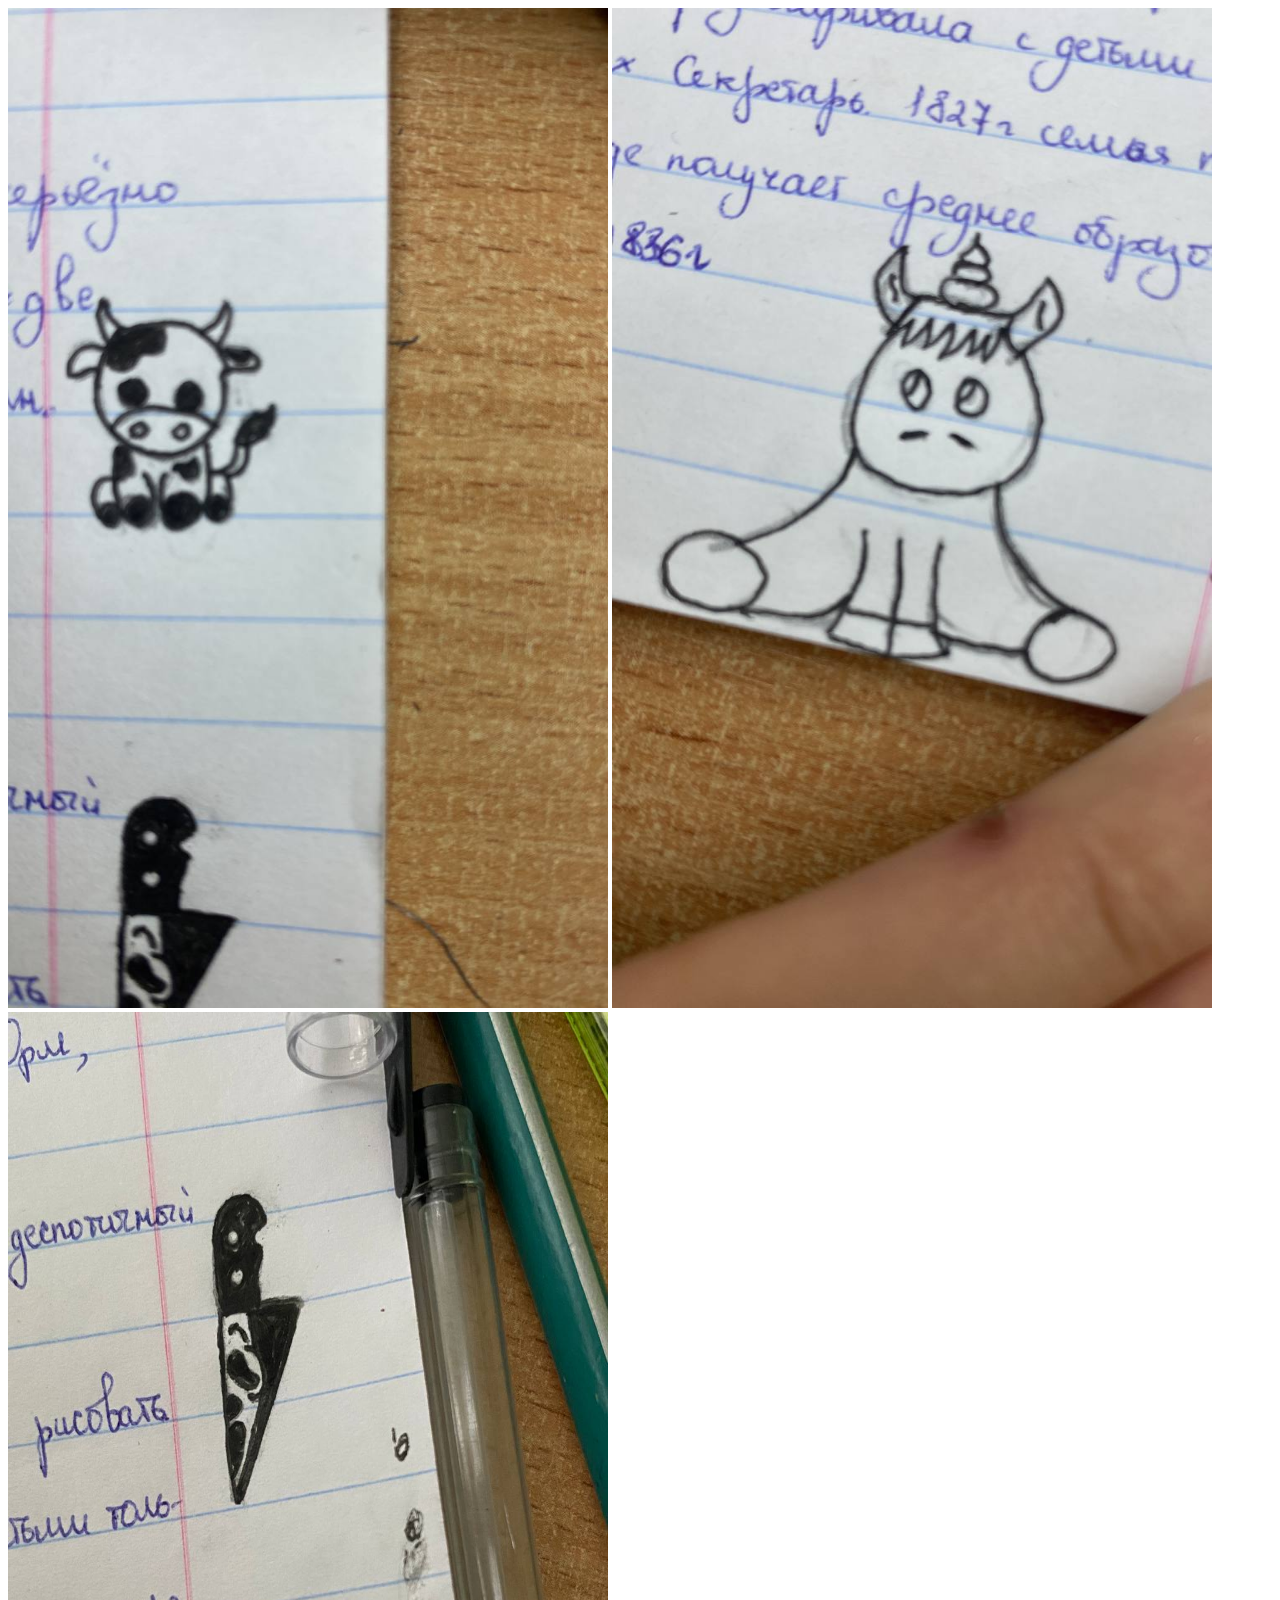
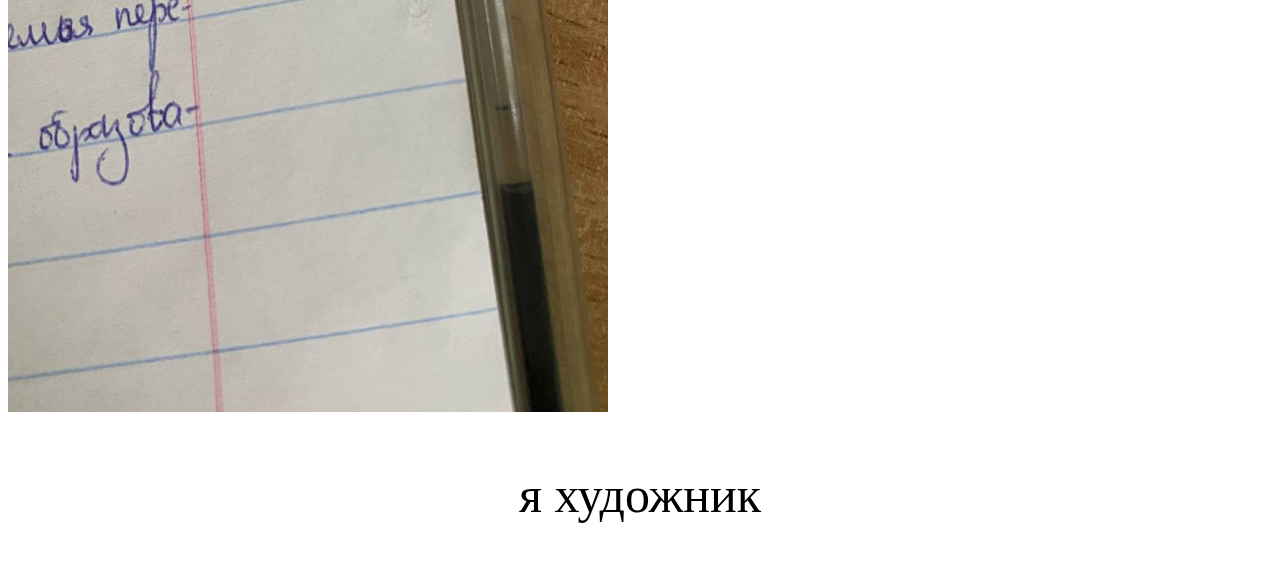
<file: Index.html>
<!DOCTYPE html>
<html lang="en">
<head>
    <meta charset="UTF-8">
    <meta name="viewport" content="width=device-width, initial-scale=1.0">
    <title>Вика художник</title>
</head>
<body>
    <img src="logo/photo_1.jpg" alt="">
    <img src="logo/photo_2.jpg" alt="">
    <img src="logo/photo_3.jpg" alt="">
    <p>я художник</p> 
</body>
<style>
    p{
        text-align: center;
        font-size: 50px;
    }
    img{
        width: 600px;
        height: 1000px;
    }
</style>

</html>
</file>
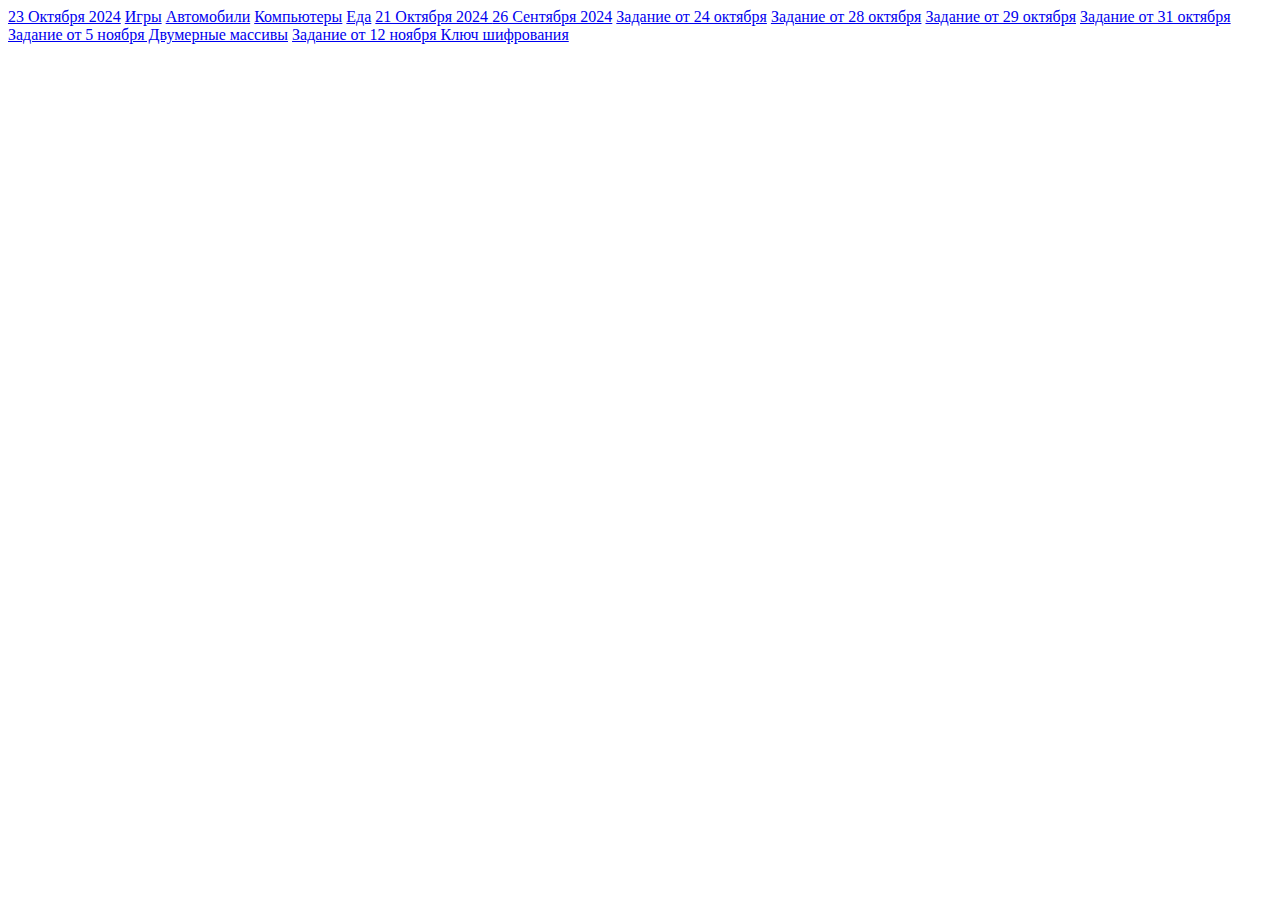
<file: index.html>
<!DOCTYPE html>
<html lang="en">
<head>
    <meta charset="UTF-8">
    <meta name="viewport" content="width=device-width, initial-scale=1.0">
    <title>Портфолио</title>
</head>
<body>
    <a href="23oct24.html">23 Октября 2024</a>
    <a href="index1.html">Игры</a>
    <a href="index2.html">Автомобили</a>
    <a href="index3.html">Компьютеры</a>
    <a href="index4.html">Еда</a>
    <a href='21oct24.html'> 21 Октября 2024 </a>
    <a href="26sent24.html">26 Сентября 2024</a>
    <a href="24oct24.html">Задание от 24 октября</a>
    <a href="28.oct24.html">Задание от 28 октября</a>
    <a href="29oct24.html">Задание от 29 октября</a>
    <a href="31oct24.html">Задание от 31 октября</a>
    <a href="05nov24.html">Задание от 5 ноября Двумерные массивы</a>
    <a href="12nov24.html">Задание от 12 ноября Ключ шифрования</a>
</body>
</html>
</file>
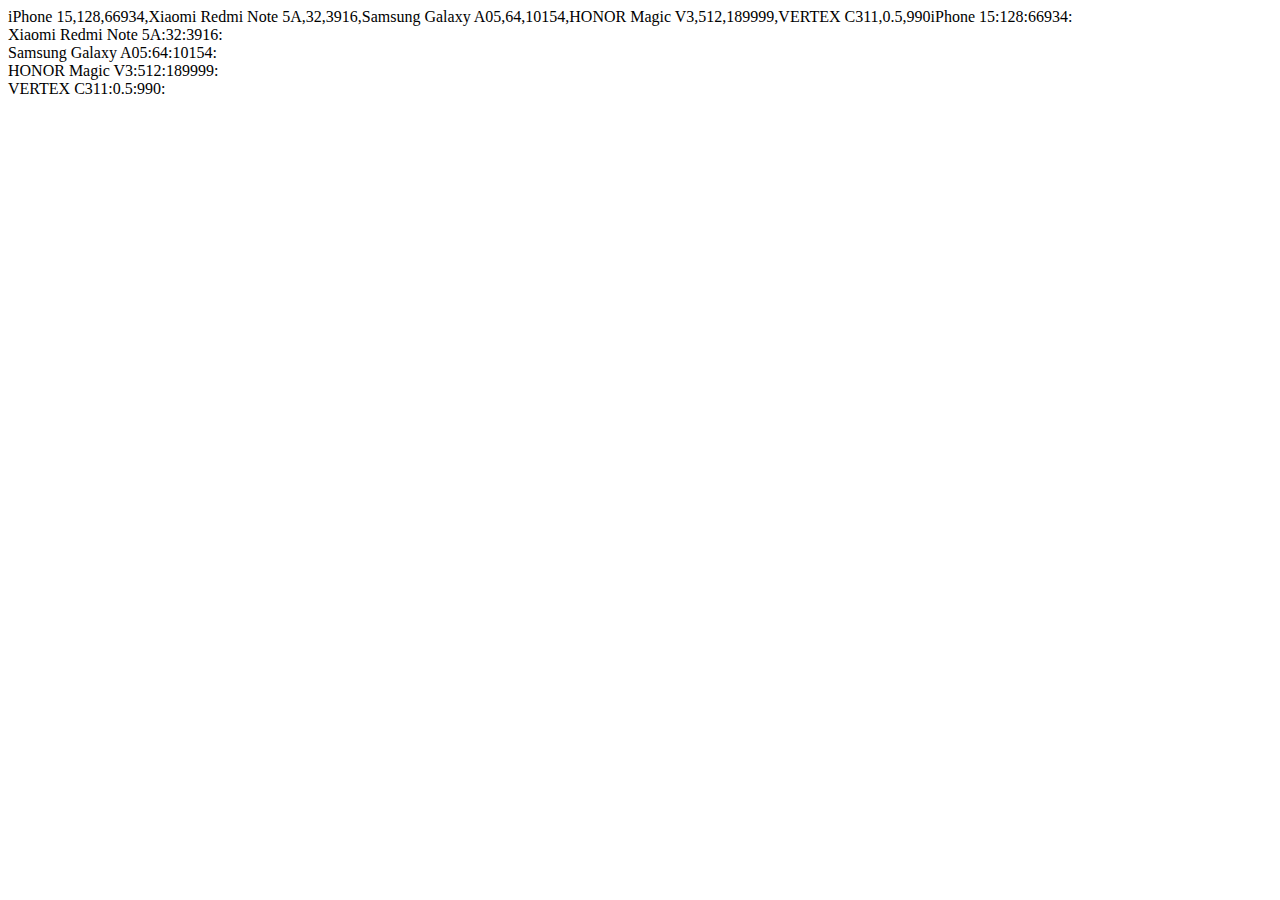
<file: 05nov24.html>
<!DOCTYPE html>
<html lang="en">
<head>
    <meta charset="UTF-8">
    <meta name="viewport" content="width=device-width, initial-scale=1.0">
    <title>Document</title>
</head>
<body>   
</body>
<script>
    let phone = [['iPhone 15', 128, 66934],
                 ['Xiaomi Redmi Note 5A', 32, 3916],
                 ['Samsung Galaxy A05', 64, 10154],
                 ['HONOR Magic V3', 512, 189999],
                 ['VERTEX C311', 0.5, 990]];
    console.log(phone[2][0]);
    console.log(phone[0][2]);
    console.log(phone[1][1]);

 document.write(phone);     // печать всего массива целиком 
    for(let i=0; i<5; i++){    // печать каждого элемента по очереди
         for(let k=0; k<3; k++){
             document.write(phone[i][k] + ':');
            }
    document.write('<br>');
    }
</script>
</html>
</file>
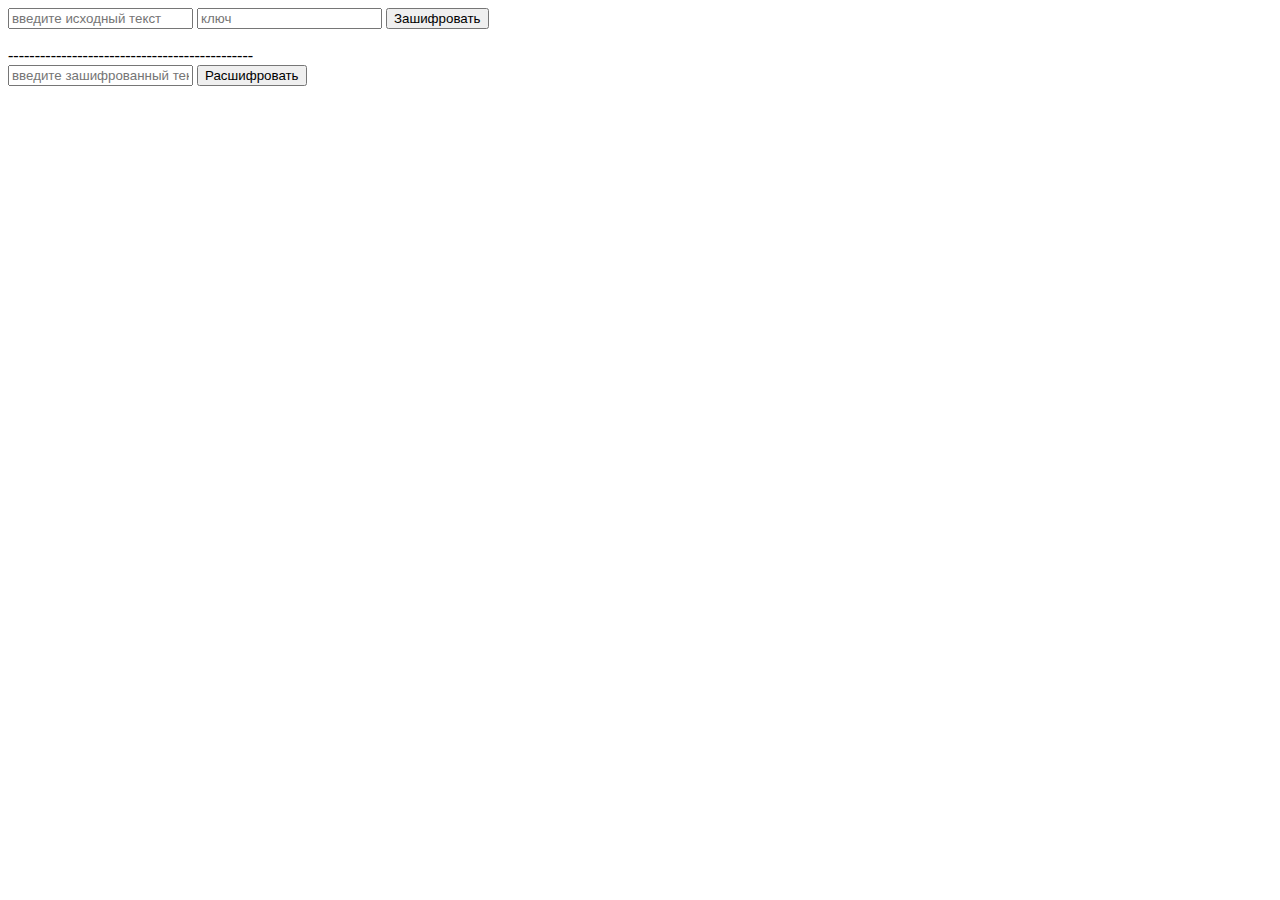
<file: 12nov24.html>
<!DOCTYPE html>
<html lang="ru">
<head>
    <meta charset="UTF-8">
    <meta name="viewport" content="width=device-width, initial-scale=1.0">
    <title>Document</title>
</head>
<body>
    
    <input type="text" id="t0" placeholder="введите исходный текст">
    <input type="text" id="key" placeholder="ключ">
    <button onclick="encrypt()">Зашифровать</button>
    <div id="encrypted"></div>

<script>
    let text0 = document.getElementById('t0');
    let key = document.getElementById('key');
    let encr = document.getElementById('encrypted');

    function encrypt(){           
        let t = text0.value;
        let len = t.length;

        for (let i=0; i < len; i++){
            let uniCode = t.charCodeAt(i);
            encr.innerText += uniCode + '.';
        }
    }
</script>

    <br>----------------------------------------------<br>
    <input type="text" id="t1" placeholder="введите зашифрованный текст">
    <button onclick="decrypt()">Расшифровать</button>
    <div id="deCrypted"></div>

<script>

    let text1 = document.getElementById('t1');
    let decr = document.getElementById('deCrypted');

    function decrypt(){
        let t = text1.value;
        let len = t.length;
            for (let i=0; i < len; i++){
                let uniCode = t.charCodeAt(i);
                decr.innerText += String.fromCharCode (uniCode - parseInt(key.value));
            }
    }
</script>
</body>
</html>
</file>
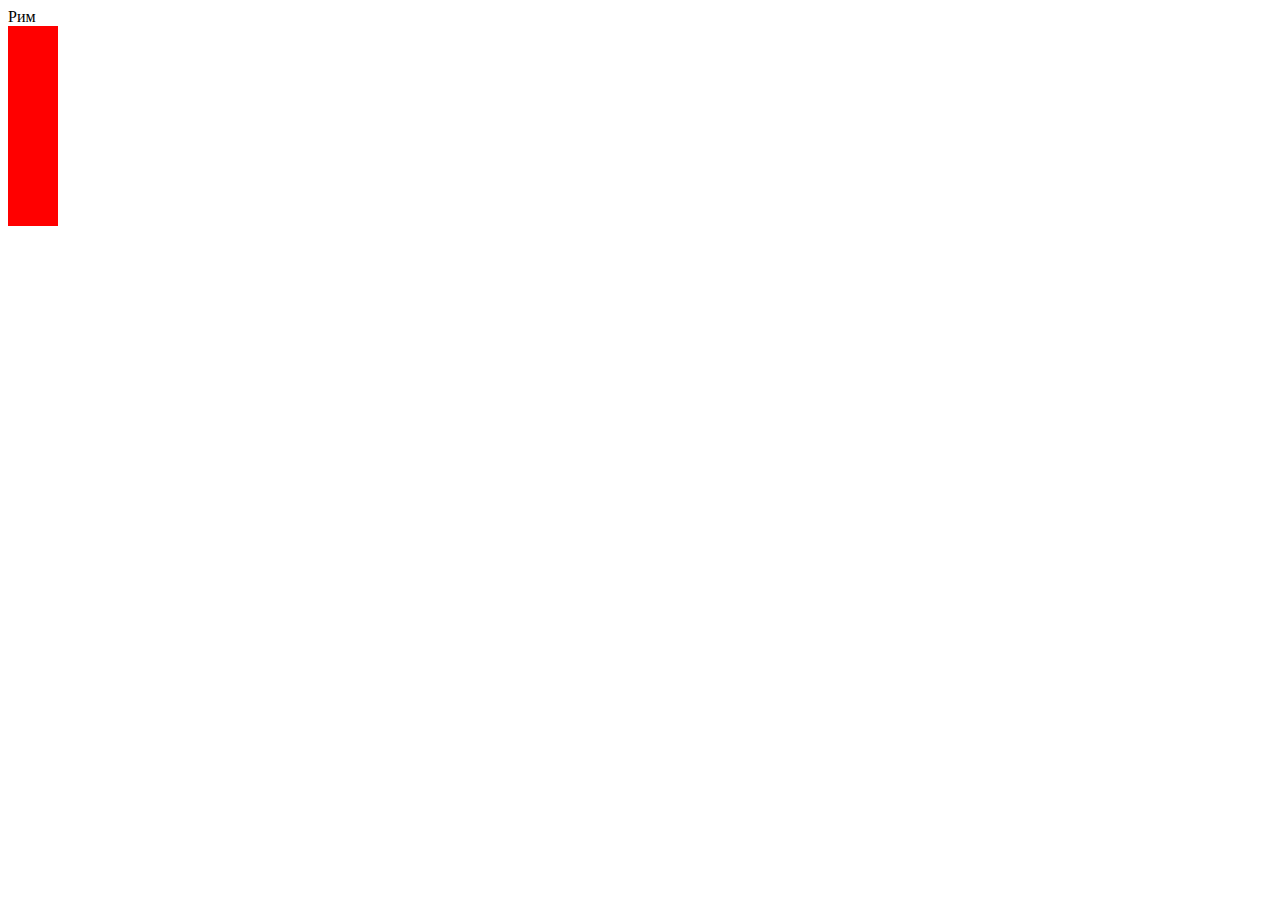
<file: 21oct24.html>
<!DOCTYPE html>
<html lang="en">
<head>
    <meta charset="UTF-8">
    <meta name="viewport" content="width=device-width, initial-scale=1.0">
    <title>Document</title>
</head>
<body>
    <div id="diagram"></div>
    <script>
        let elem=document.createElement('div');
        elem.style.width='50px'
        elem.style.height='200px'
        elem.style.backgroundColor='red'
        document.body.append(elem)
        let names=['Москва','Рим','Париж'];
        let population=[80000000,500000,700000];
        let diagram=document.getElementById('diagram')
        let elem2=document.createElement('div')
        elem2.innerText=names[1];
        diagram.append(elem2);
    </script>
</body>
</html>
</file>
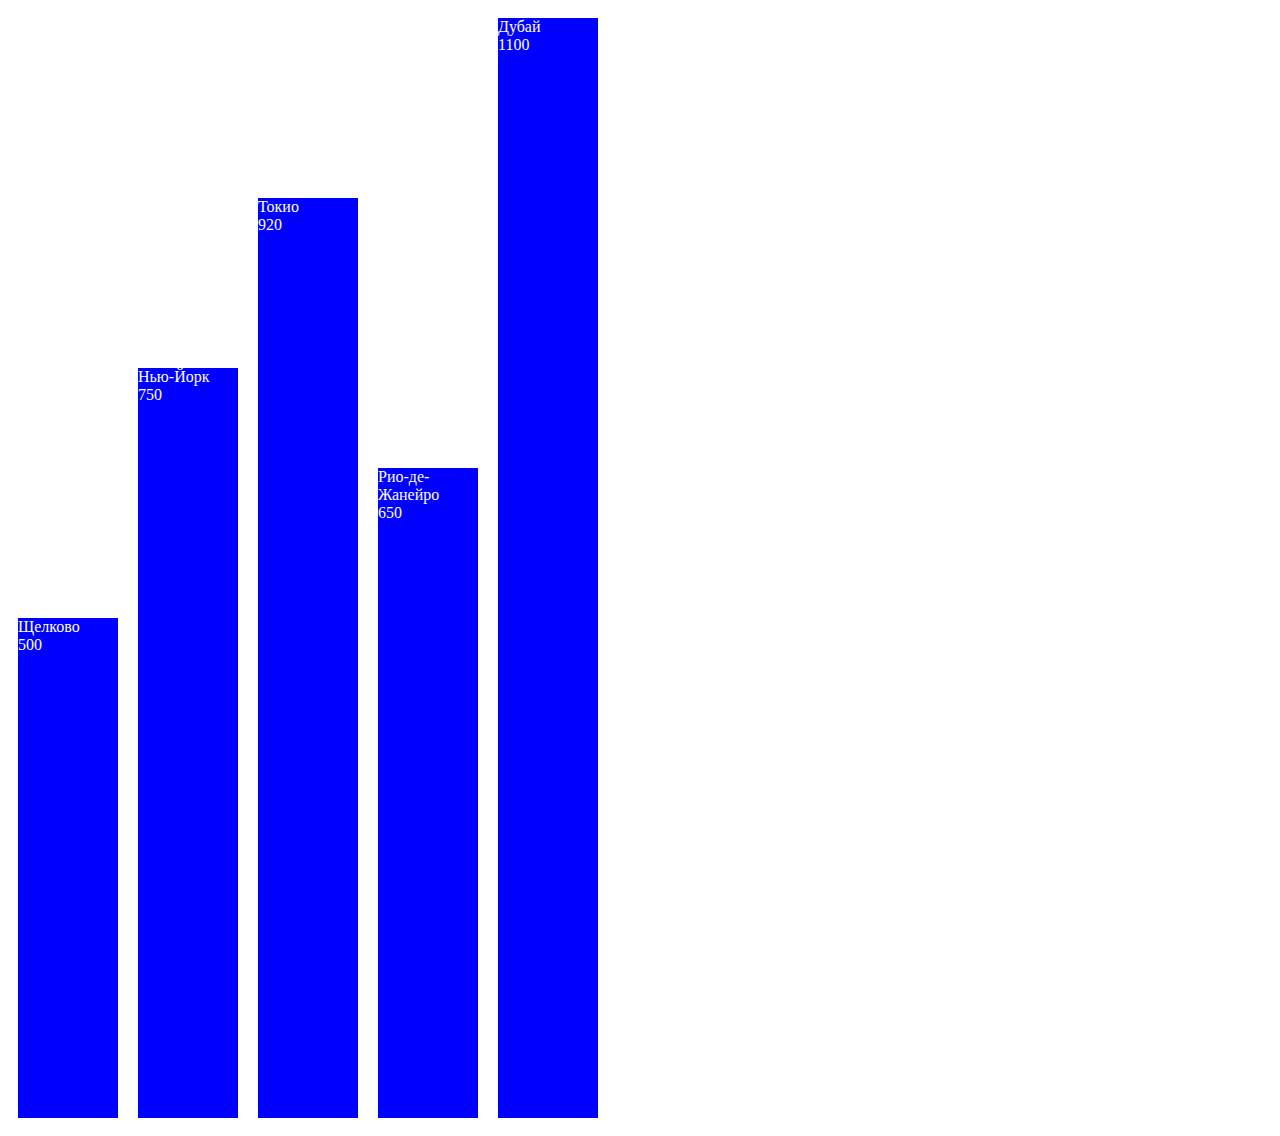
<file: 30oct24.html>
<!DOCTYPE html>
<html lang="en" >
<head>
    <meta charset="UTF-8">
    <meta name="viewport" content="width=device-width, initial-scale=1.0"> 
    <title>Document</title>
</head>
<body>
</body>
<script>
    let city_name = ['Щелково', 'Нью-Йорк', 'Токио', 'Рио-де-Жанейро', 'Дубай'];
    let cost = [500, 750, 920, 650, 1100];

    let diagram = document.createElement('div');
    diagram.style.display = 'flex';
    diagram.style.color = 'white';
    diagram.style.alignItems = 'flex-end';
    document.body.append (diagram);

    for (let i=0; i < 5; i++){
        let city = document.createElement ('div');
        city.style.width = '100px';
        city.style.height = cost[i] +'px';
        city.style.background = 'blue';
        city.style.margin = '10px';
        city.innerHTML = city_name[i] +'<br>' + cost[i];
        diagram.append(city);
    }


</script> 
</html>
</file>
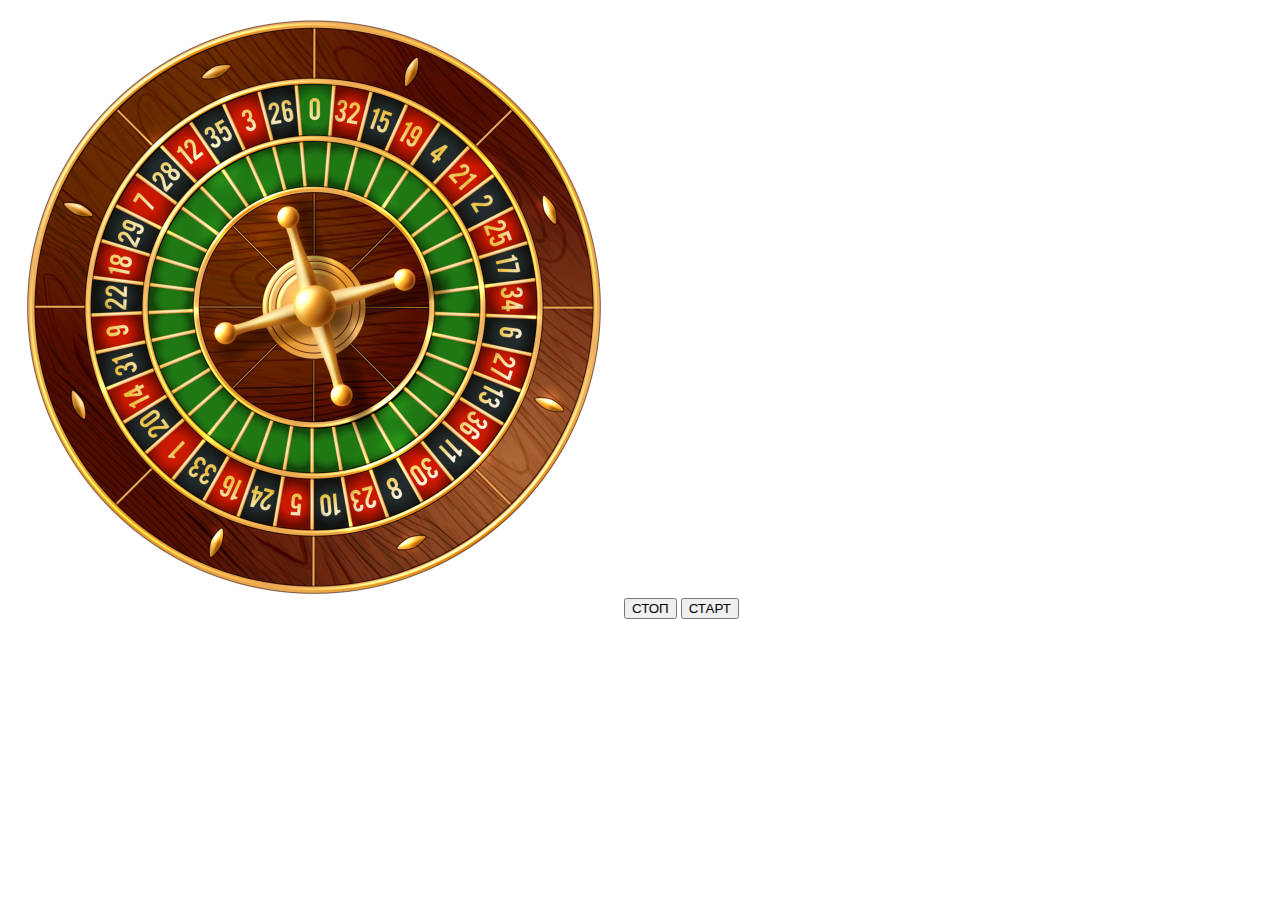
<file: 31oct24.html>
<!DOCTYPE html>
<html lang="en">
<head>
    <meta charset="UTF-8">
    <meta name="viewport" content="width=device-width, initial-scale=1.0">
    <title>Document</title>
</head>
<body>
    <img src="ruletka.jpg" id="rul">
    <button onclick="stopRul()">СТОП</button>
    <button onclick="startRul()">СТАРТ</button>
</body>
<script>
    let rul=document.getElementById('rul');
    let angle=0;

    function rotateRul(){
        angle +=2;
        rul.style.transform='rotate('+ angle+'deg)'
    }
    let timer;
    function startRul(){
        timer=setInterval(rotateRul, 1);
    }
    function stopRul(){
        clearInterval(timer)
    }
</script>
</html>
</file>
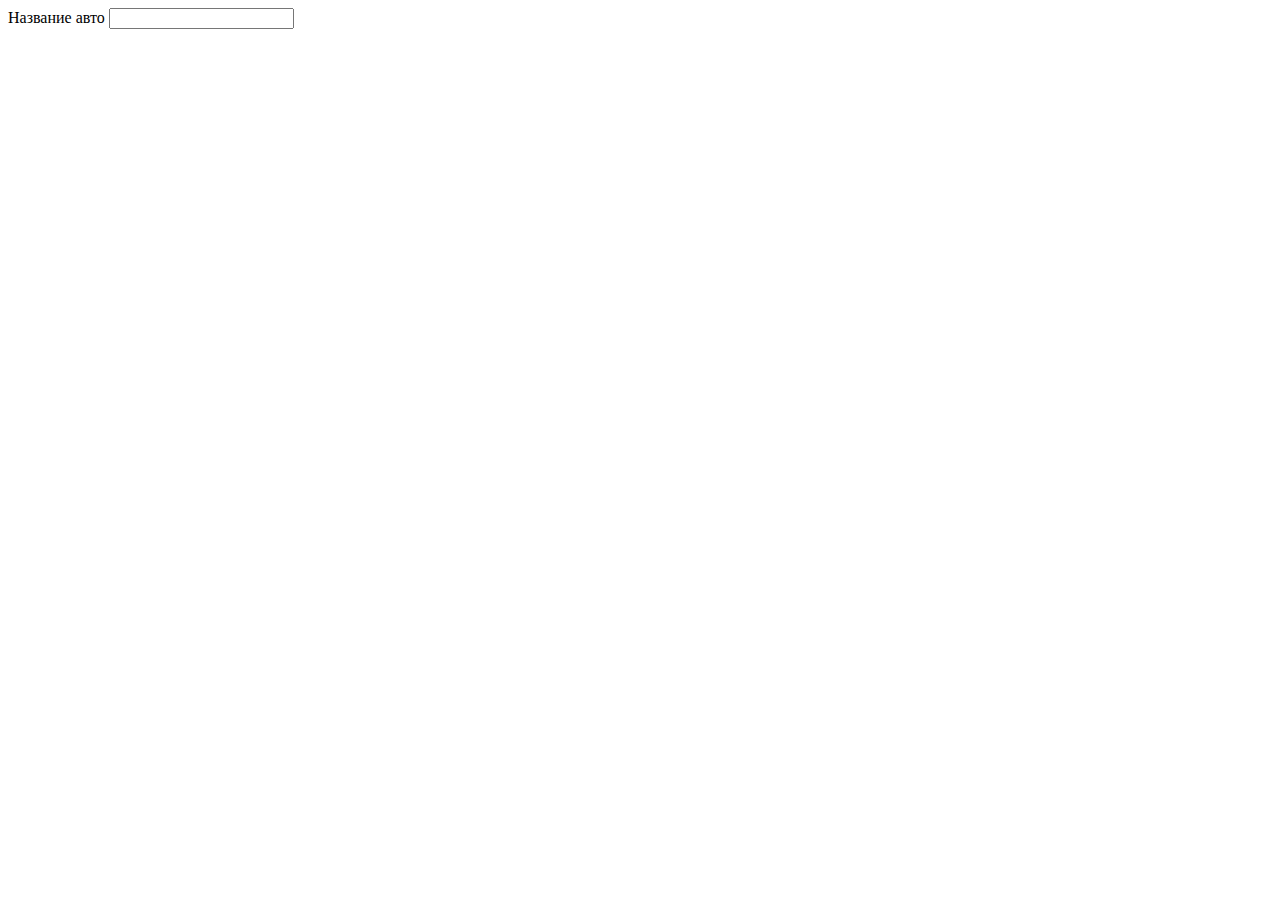
<file: index2.html>
<!DOCTYPE html>
<html lang="en">
<head>
    <meta charset="UTF-8">
    <meta name="viewport" content="width=device-width, initial-scale=1.0">
    <title>Автомобили</title>
</head>
<body>
    <label for="name">Название авто</label>
<input type="text" 
</body>
</html>
</file>
